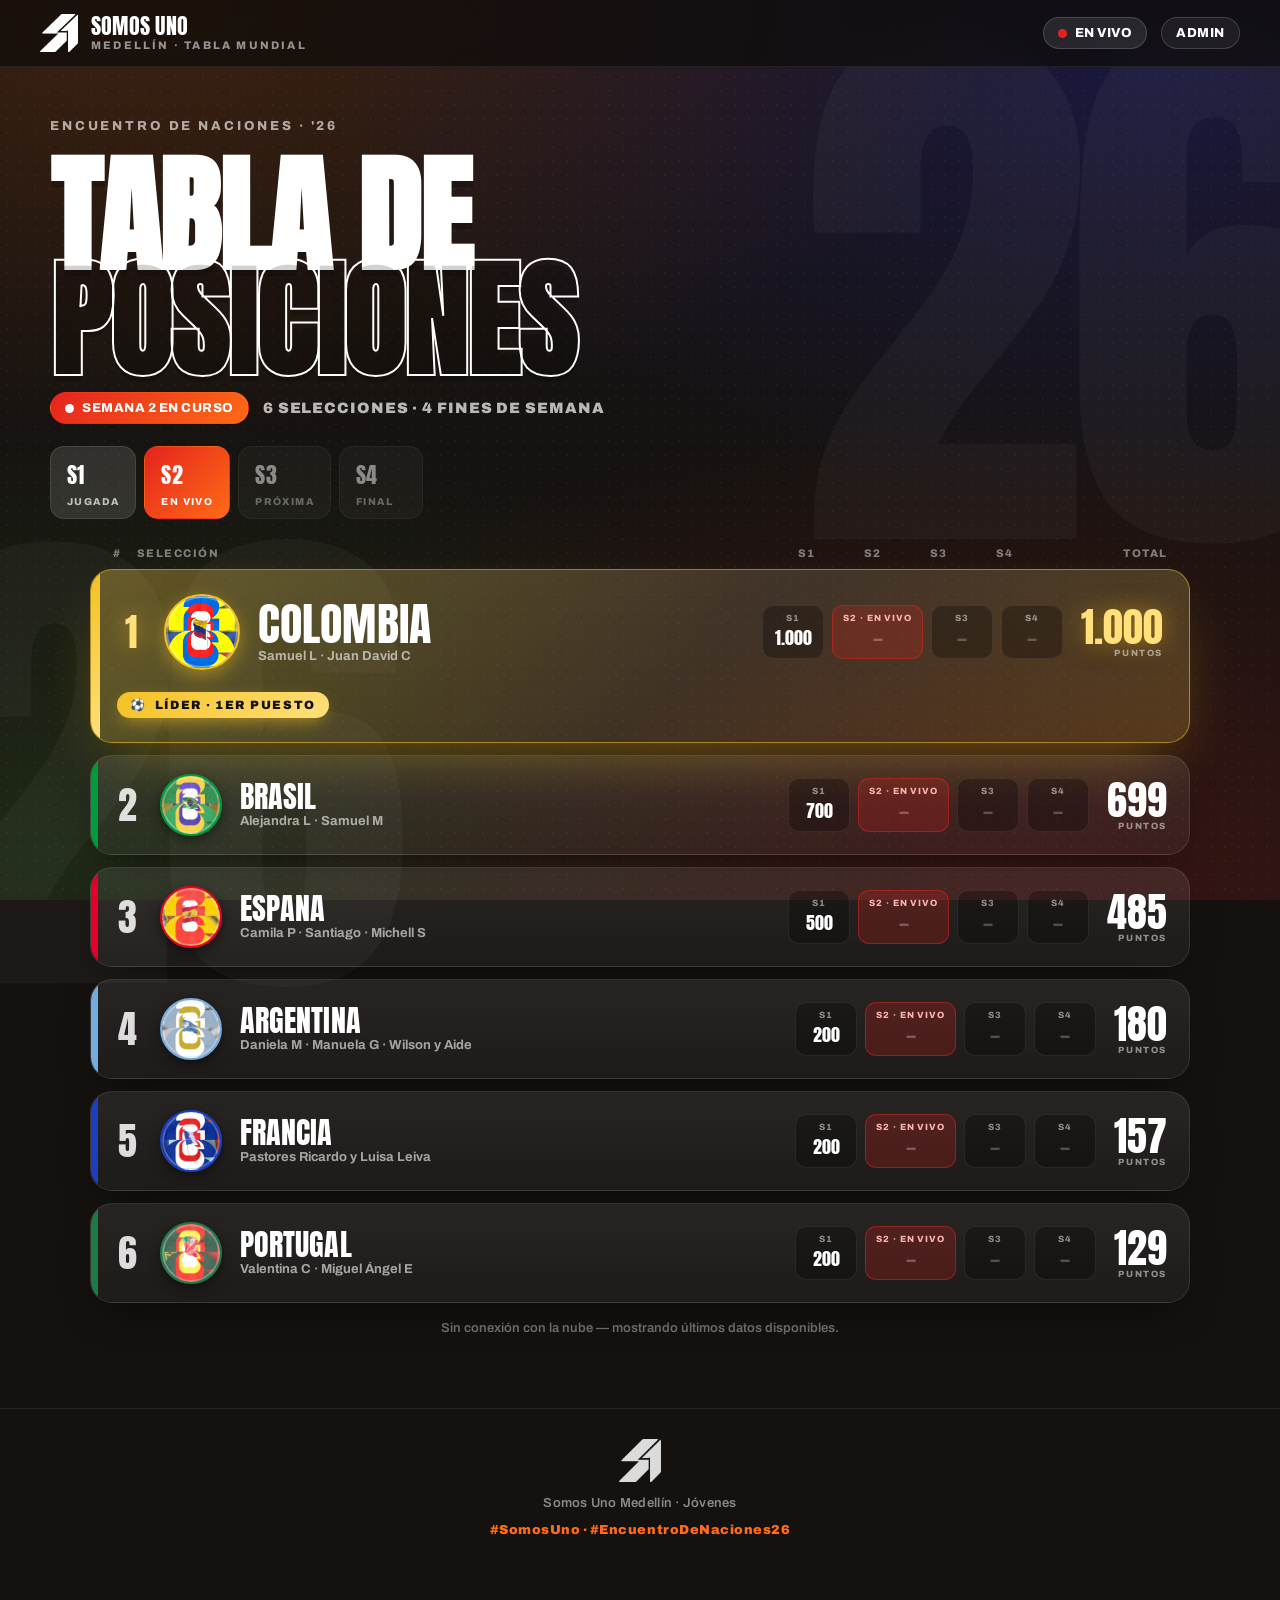
<file: index.html>
<!DOCTYPE html>
<html lang="es">
<head>
<meta charset="UTF-8">
<meta name="viewport" content="width=device-width, initial-scale=1, viewport-fit=cover">
<title>Tabla Mundial · Somos Uno Medellín</title>
<meta name="theme-color" content="#14110F">
<link rel="stylesheet" href="css/base.css">
<link rel="stylesheet" href="css/standings.css">
</head>
<body>

<div class="bg-stage"></div>
<div class="deco-26" style="top:6%; right:-4%; font-size:46vw;">26</div>
<div class="deco-26" style="bottom:-8%; left:-6%; font-size:40vw;">26</div>

<!-- ================= HEADER ================= -->
<header class="site-header">
  <a class="brand" href="index.html">
    <img class="brand__logo" src="assets/logo-somos-uno.png" alt="Somos Uno">
    <span class="brand__txt">
      <span class="brand__name">Somos Uno</span>
      <span class="brand__sub">Medellín · Tabla Mundial</span>
    </span>
  </a>
  <span class="header-spacer"></span>
  <span class="pill"><span class="live-dot"></span> En vivo</span>
  <a class="pill" href="admin.html" style="background:rgba(255,255,255,.06)">Admin</a>
</header>

<main>
  <!-- ================= HERO ================= -->
  <section class="wrap hero">
    <span class="eyebrow">Encuentro de Naciones · '26</span>
    <h1 class="hero__title">Tabla de<br><span class="accent">Posiciones</span></h1>
    <div class="hero__sub">
      <span class="pill" id="liveWeekPill" style="background:linear-gradient(135deg,var(--c-red),var(--c-orange));border-color:transparent">
        <span class="live-dot" style="background:#fff;box-shadow:none"></span> Semana 2 en curso
      </span>
      <span class="hero__tag">6 selecciones · 4 fines de semana</span>
    </div>

    <div class="weeks-strip">
      <div class="weeks-strip__item is-done">
        <span class="weeks-strip__k">S1</span><span class="weeks-strip__s">Jugada</span>
      </div>
      <div class="weeks-strip__item is-live">
        <span class="weeks-strip__k">S2</span><span class="weeks-strip__s">En vivo</span>
      </div>
      <div class="weeks-strip__item is-upcoming">
        <span class="weeks-strip__k">S3</span><span class="weeks-strip__s">Próxima</span>
      </div>
      <div class="weeks-strip__item is-upcoming">
        <span class="weeks-strip__k">S4</span><span class="weeks-strip__s">Final</span>
      </div>
    </div>
  </section>

  <!-- ================= BOARD ================= -->
  <section class="wrap board">
    <div class="board-head">
      <span style="width:1.5ch;text-align:center">#</span>
      <span style="flex:1">Selección</span>
      <span class="board-head__weeks"><span>S1</span><span>S2</span><span>S3</span><span>S4</span></span>
      <span class="board-head__total">Total</span>
    </div>
    <div id="board"><!-- filas inyectadas por standings.js --></div>

    <p id="boardNote" style="text-align:center;color:rgba(255,255,255,.4);font-size:13px;font-weight:600;margin-top:18px">
      Toca una selección para ver su póster y estadísticas · La tabla se actualiza sola cada 30 segundos
    </p>
  </section>
</main>

<!-- ================= FOOTER ================= -->
<footer class="site-footer">
  <div class="wrap">
    <img src="assets/logo-somos-uno.png" alt="Somos Uno">
    <p>Somos Uno Medellín · Jóvenes</p>
    <p class="hash">#SomosUno · #EncuentroDeNaciones26</p>
  </div>
</footer>

<!-- ================= MODAL DETALLE ================= -->
<div class="modal" id="modal" aria-hidden="true">
  <div class="modal__card">
    <button class="modal__close" aria-label="Cerrar">✕</button>
    <img class="modal__poster" alt="">
    <div class="modal__body">
      <div class="modal__country"></div>
      <div class="modal__group"></div>
      <div class="modal__stats"></div>
    </div>
  </div>
</div>

<script src="js/config.js"></script>
<script src="js/data.js"></script>
<script src="js/standings.js"></script>
</body>
</html>
</file>
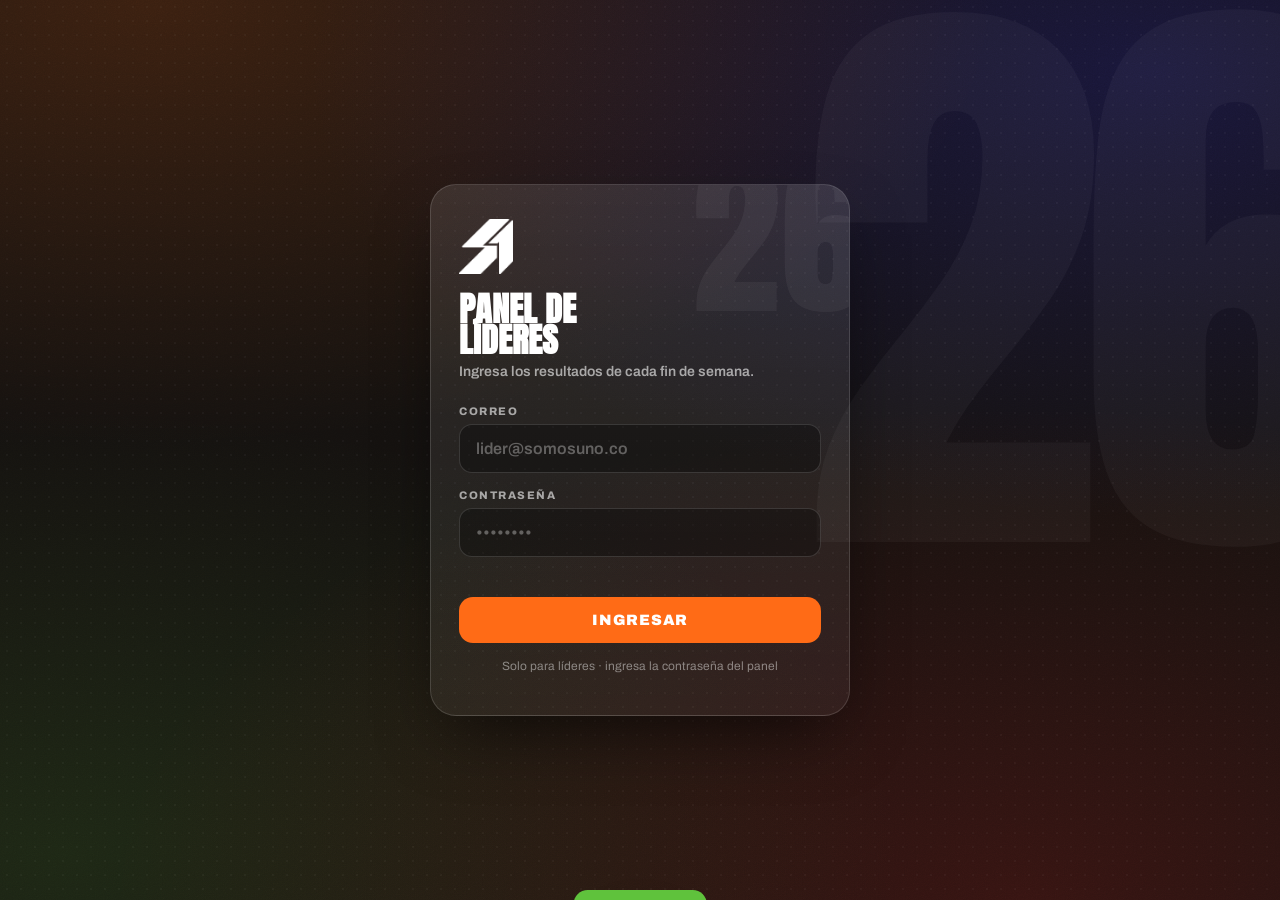
<file: admin.html>
<!DOCTYPE html>
<html lang="es">
<head>
<meta charset="UTF-8">
<meta name="viewport" content="width=device-width, initial-scale=1, viewport-fit=cover">
<title>Panel de Líderes · Somos Uno Medellín</title>
<meta name="theme-color" content="#14110F">
<link rel="stylesheet" href="css/base.css">
<link rel="stylesheet" href="css/admin.css">
</head>
<body>

<div class="bg-stage"></div>
<div class="deco-26" style="top:4%; right:-6%; font-size:48vw;">26</div>

<!-- ================= LOGIN ================= -->
<section class="login" id="login">
  <form class="login__card" id="loginForm" novalidate>
    <img class="login__logo" src="assets/logo-somos-uno.png" alt="Somos Uno">
    <h1 class="login__title">Panel de<br>Líderes</h1>
    <p class="login__sub">Ingresa los resultados de cada fin de semana.</p>

    <div class="field">
      <label for="email">Correo</label>
      <input type="email" id="email" placeholder="lider@somosuno.co" autocomplete="username">
    </div>
    <div class="field">
      <label for="pass">Contraseña</label>
      <input type="password" id="pass" placeholder="••••••••" autocomplete="current-password">
    </div>
    <p class="login__err" id="loginErr"></p>
    <button type="submit" class="btn btn--accent btn--block">Ingresar</button>
    <p class="login__hint">Solo para líderes · ingresa la contraseña del panel</p>
  </form>
</section>

<!-- ================= DASHBOARD ================= -->
<section class="dash" id="dash">
  <header class="site-header">
    <a class="brand" href="index.html">
      <img class="brand__logo" src="assets/logo-somos-uno.png" alt="Somos Uno">
      <span class="brand__txt">
        <span class="brand__name">Somos Uno</span>
        <span class="brand__sub">Panel de líderes</span>
      </span>
    </a>
    <span class="header-spacer"></span>
    <a class="pill" href="index.html" style="background:rgba(255,255,255,.06)">Ver tabla ↗</a>
  </header>

  <div class="wrap">
    <div class="dash__intro">
      <h1 id="weekTitle">Resultados · Semana 2</h1>
      <p>Elige la semana, ordena las selecciones según el juego de tarima y marca quién gana la participación.</p>
    </div>

    <!-- tabs -->
    <div class="wtabs" id="wtabs"><!-- inyectado --></div>

    <!-- paso 1: orden -->
    <div class="section-label">
      <span class="num">1</span> Orden del juego de tarima
      <span class="hint">— arrastra ⠿ o usa ▲▼ (1° = 1000 · 2° = 700 · 3° = 500 · resto = 200)</span>
    </div>
    <label class="mode-toggle" for="customToggle">
      <input type="checkbox" id="customToggle">
      <span class="mode-toggle__sw"></span>
      <span class="mode-toggle__txt">
        <b>Puntos personalizados</b>
        <small>Actívalo para semanas especiales: escribe los puntos a mano (permite empates y repartos distintos)</small>
      </span>
    </label>
    <ol class="order-list" id="orderList"><!-- inyectado --></ol>

    <!-- paso 2: participación -->
    <div class="section-label">
      <span class="num">2</span> Bono de participación
      <span class="hint">— +500 pts a la selección elegida esta semana</span>
    </div>
    <div class="part-grid" id="partGrid"><!-- inyectado --></div>

    <!-- guardar -->
    <div class="save-bar">
      <button class="btn btn--accent" id="saveBtn">💾 Guardar semana</button>
      <button class="btn btn--ghost" id="resetBtn">↻ Recargar nube</button>
      <span class="total-note">Los cambios se guardan en Google Sheets y aparecen en la tabla pública en ~30s.</span>
    </div>
  </div>
</section>

<div class="toast" id="toast"><span>Guardado</span></div>

<script src="js/config.js"></script>
<script src="js/data.js"></script>
<script src="js/admin.js"></script>
</body>
</html>
</file>
<file: css/base.css>
/* =====================================================================
   SOMOS UNO · TABLA MUNDIAL — Base / Design tokens
   Identidad: Encuentro de Naciones '26 · estética Mundial 2026
   ===================================================================== */

@import url('https://fonts.googleapis.com/css2?family=Anton&family=Archivo:ital,wght@0,400;0,500;0,600;0,700;0,800;0,900;1,800&display=swap');

:root{
  /* ---- Paleta de marca (multicolor Mundial 26) ---- */
  --c-orange:   #FF6B16;
  --c-red:      #E4231E;
  --c-blue:     #2B2BE0;     /* azul eléctrico / royal */
  --c-sky:      #5FB4EF;
  --c-green:    #5FC23C;
  --c-purple:   #8A6BF0;
  --c-lav:      #A99BF2;
  --c-gold:     #F4C022;
  --c-gold-2:   #FFE07A;

  /* ---- Neutros (cálidos, casi negro/blanco) ---- */
  --ink:        #14110F;
  --ink-soft:   #2A2520;
  --paper:      #F6F1E9;
  --paper-2:    #ECE3D6;
  --white:      #FFFFFF;

  /* ---- Tipografía ---- */
  --font-display: 'Anton', 'Arial Narrow', sans-serif;
  --font-ui: 'Archivo', system-ui, sans-serif;

  /* ---- Capas ---- */
  --shadow-card: 0 18px 40px -18px rgba(0,0,0,.55);
  --shadow-pop:  0 28px 70px -22px rgba(0,0,0,.7);
  --radius: 22px;
  --radius-sm: 14px;
  --maxw: 1180px;
}

*{ box-sizing:border-box; }

html{ -webkit-text-size-adjust:100%; }

body{
  margin:0;
  font-family:var(--font-ui);
  color:var(--white);
  background:var(--ink);
  -webkit-font-smoothing:antialiased;
  text-rendering:optimizeLegibility;
  overflow-x:hidden;
}

/* fondo global: bloques de color + halftone + grano sutil */
.bg-stage{
  position:fixed; inset:0; z-index:-2;
  background:
    radial-gradient(120% 90% at 12% 0%, rgba(255,107,22,.16), transparent 55%),
    radial-gradient(120% 90% at 90% 8%, rgba(43,43,224,.20), transparent 55%),
    radial-gradient(130% 100% at 80% 100%, rgba(228,35,30,.16), transparent 55%),
    radial-gradient(120% 90% at 5% 95%, rgba(95,194,60,.12), transparent 55%),
    var(--ink);
}
.bg-stage::before{ /* halftone */
  content:""; position:absolute; inset:0;
  background-image:radial-gradient(rgba(255,255,255,.06) 1px, transparent 1.4px);
  background-size:14px 14px;
  opacity:.5;
  mix-blend-mode:screen;
}
.bg-stage::after{ /* grano */
  content:""; position:absolute; inset:0; opacity:.5;
  background-image:url("data:image/svg+xml,%3Csvg xmlns='http://www.w3.org/2000/svg' width='160' height='160'%3E%3Cfilter id='n'%3E%3CfeTurbulence type='fractalNoise' baseFrequency='.9' numOctaves='2' stitchTiles='stitch'/%3E%3CfeColorMatrix type='saturate' values='0'/%3E%3C/filter%3E%3Crect width='100%25' height='100%25' filter='url(%23n)' opacity='.5'/%3E%3C/svg%3E");
  mix-blend-mode:overlay;
}

/* numerales gigantes decorativos "26" flotando */
.deco-26{
  position:fixed; z-index:-1; pointer-events:none;
  font-family:var(--font-display);
  color:rgba(255,255,255,.035);
  line-height:.8; letter-spacing:-.04em;
  user-select:none;
}

img{ display:block; max-width:100%; }
button{ font-family:inherit; cursor:pointer; }
a{ color:inherit; text-decoration:none; }

.wrap{ width:100%; max-width:var(--maxw); margin-inline:auto; padding-inline:clamp(16px,4vw,40px); }

/* ---------- Marca de agua / eyebrow ---------- */
.eyebrow{
  font-family:var(--font-ui);
  font-weight:800;
  text-transform:uppercase;
  letter-spacing:.22em;
  font-size:clamp(11px,1.4vw,13px);
  color:rgba(255,255,255,.62);
}

/* ---------- Header compartido ---------- */
.site-header{
  position:sticky; top:0; z-index:50;
  display:flex; align-items:center; gap:14px;
  padding:14px clamp(16px,4vw,40px);
  background:rgba(15,12,10,.72);
  backdrop-filter:blur(14px);
  border-bottom:1px solid rgba(255,255,255,.08);
}
.brand{
  display:flex; align-items:center; gap:13px; min-width:0;
}
.brand__logo{ width:38px; height:38px; flex:none; }
.brand__txt{ display:flex; flex-direction:column; line-height:1; min-width:0; }
.brand__name{
  font-family:var(--font-display);
  font-size:clamp(17px,2.4vw,22px);
  letter-spacing:.01em;
  text-transform:uppercase;
}
.brand__sub{
  font-size:clamp(9px,1.3vw,11px); font-weight:800;
  letter-spacing:.2em; text-transform:uppercase;
  color:rgba(255,255,255,.55); margin-top:3px;
}
.header-spacer{ flex:1; }

/* pill genérico */
.pill{
  display:inline-flex; align-items:center; gap:8px;
  padding:8px 14px; border-radius:999px;
  font-weight:800; font-size:13px; letter-spacing:.04em;
  text-transform:uppercase;
  background:rgba(255,255,255,.1);
  border:1px solid rgba(255,255,255,.16);
}
.live-dot{
  width:9px; height:9px; border-radius:50%;
  background:var(--c-red);
  box-shadow:0 0 0 0 rgba(228,35,30,.7);
  animation:livePulse 1.6s infinite;
}
@keyframes livePulse{
  0%{ box-shadow:0 0 0 0 rgba(228,35,30,.7);}
  70%{ box-shadow:0 0 0 10px rgba(228,35,30,0);}
  100%{ box-shadow:0 0 0 0 rgba(228,35,30,0);}
}

/* botón marca */
.btn{
  display:inline-flex; align-items:center; justify-content:center; gap:9px;
  border:none; border-radius:14px;
  font-family:var(--font-ui); font-weight:900;
  text-transform:uppercase; letter-spacing:.05em;
  padding:15px 22px; font-size:15px;
  color:var(--ink); background:var(--white);
  transition:transform .15s ease, box-shadow .2s ease, filter .2s ease;
}
.btn:hover{ transform:translateY(-2px); box-shadow:0 14px 30px -12px rgba(0,0,0,.6); }
.btn:active{ transform:translateY(0); }
.btn--accent{ background:var(--c-orange); color:#fff; }
.btn--block{ width:100%; }
.btn--ghost{
  background:transparent; color:#fff;
  border:1.5px solid rgba(255,255,255,.3);
}

.sr-only{ position:absolute; width:1px;height:1px;overflow:hidden;clip:rect(0,0,0,0); }

@media (prefers-reduced-motion: reduce){
  *{ animation-duration:.001ms !important; animation-iteration-count:1 !important; transition-duration:.001ms !important; }
}
</file>
<file: css/standings.css>
/* =====================================================================
   SOMOS UNO · TABLA MUNDIAL — Página pública (standings)
   ===================================================================== */

/* ---------- HERO / estado de la jornada ---------- */
.hero{
  position:relative;
  padding:clamp(26px,5vw,52px) 0 clamp(18px,3vw,28px);
}
.hero .eyebrow{
  display:block;
  margin-bottom:16px;
}
.hero__title{
  font-family:var(--font-display);
  font-size:clamp(46px,12vw,128px);
  line-height:.82; letter-spacing:-.01em;
  text-transform:uppercase; margin:0;
  padding-top:.12em;
  text-shadow:0 6px 0 rgba(0,0,0,.18);
}
.hero__title .accent{
  -webkit-text-stroke:2px var(--white); color:transparent;
}
.hero__sub{
  display:flex; flex-wrap:wrap; align-items:center; gap:10px 14px;
  margin-top:18px;
}
.hero__tag{
  font-weight:900; text-transform:uppercase; letter-spacing:.06em;
  font-size:clamp(12px,1.6vw,15px);
  color:rgba(255,255,255,.7);
}

/* progreso de semanas */
.weeks-strip{
  display:flex; gap:8px; margin-top:22px; flex-wrap:wrap;
}
.weeks-strip__item{
  position:relative;
  display:flex; flex-direction:column; gap:5px;
  padding:11px 16px; border-radius:14px; min-width:84px;
  background:rgba(255,255,255,.07);
  border:1px solid rgba(255,255,255,.1);
}
.weeks-strip__item.is-done{ background:rgba(255,255,255,.12); }
.weeks-strip__item.is-live{
  background:linear-gradient(135deg, var(--c-red), var(--c-orange));
  border-color:transparent;
}
.weeks-strip__k{
  font-family:var(--font-display); font-size:22px; letter-spacing:.02em;
}
.weeks-strip__s{
  font-size:10px; font-weight:800; letter-spacing:.14em; text-transform:uppercase;
  color:rgba(255,255,255,.7);
}
.weeks-strip__item.is-live .weeks-strip__s{ color:rgba(255,255,255,.95); }
.weeks-strip__item.is-upcoming{ opacity:.5; }

/* ---------- TABLA / BOARD ---------- */
.board{ padding-bottom:60px; }

.board-head{
  display:none;
  align-items:center; gap:14px;
  padding:0 22px 10px;
  font-size:11px; font-weight:800; letter-spacing:.14em; text-transform:uppercase;
  color:rgba(255,255,255,.45);
}
.board-head__weeks{ display:flex; gap:8px; }
.board-head__weeks span{ width:58px; text-align:center; }
.board-head__total{ width:120px; text-align:right; }

/* fila de equipo */
.row{
  position:relative;
  display:grid;
  grid-template-columns:auto auto 1fr auto;
  grid-template-areas:
    "rank flag name total"
    "weeks weeks weeks weeks";
  align-items:center;
  gap:10px 14px;
  padding:16px 18px;
  margin-bottom:12px;
  border-radius:var(--radius);
  background:linear-gradient(180deg, rgba(255,255,255,.085), rgba(255,255,255,.045));
  border:1px solid rgba(255,255,255,.1);
  box-shadow:var(--shadow-card);
  overflow:hidden;
  cursor:pointer;
  transition:transform .18s ease, border-color .2s ease, background .2s ease;
  opacity:0; transform:translateY(16px);
}
.row.in{ opacity:1; transform:none; }
.row:hover{ transform:translateY(-3px); border-color:rgba(255,255,255,.28); }
/* franja de color del equipo */
.row::before{
  content:""; position:absolute; left:0; top:0; bottom:0; width:7px;
  background:var(--team-a);
}
.row__rank{
  grid-area:rank;
  font-family:var(--font-display);
  font-size:clamp(26px,5vw,38px); line-height:1;
  width:1.5ch; text-align:center; color:rgba(255,255,255,.85);
}
.row__flag{
  grid-area:flag;
  width:clamp(48px,11vw,62px); height:clamp(48px,11vw,62px);
  border-radius:50%;
  background-size:170%; background-position:center;
  border:2.5px solid var(--team-a);
  box-shadow:0 4px 12px rgba(0,0,0,.45), inset 0 0 0 2px rgba(255,255,255,.25);
  flex:none;
}
.row__name{ grid-area:name; min-width:0; }
.row__country{
  font-family:var(--font-display);
  font-size:clamp(22px,5vw,30px); line-height:.95;
  text-transform:uppercase; letter-spacing:.005em;
  white-space:nowrap; overflow:hidden; text-overflow:ellipsis;
}
.row__group{
  font-size:clamp(11px,2.6vw,13px); font-weight:700;
  color:rgba(255,255,255,.6); margin-top:3px;
  white-space:nowrap; overflow:hidden; text-overflow:ellipsis;
}
.row__total{
  grid-area:total; text-align:right; line-height:1;
}
.row__pts{
  font-family:var(--font-display);
  font-size:clamp(26px,6vw,40px);
  font-variant-numeric:tabular-nums;
}
.row__pts-l{
  display:block; font-size:9px; font-weight:800; letter-spacing:.18em;
  text-transform:uppercase; color:rgba(255,255,255,.5); margin-top:2px;
}

/* chips de semanas */
.row__weeks{ grid-area:weeks; display:flex; gap:7px; flex-wrap:wrap; }
.wk{
  display:flex; flex-direction:column; align-items:center; gap:1px;
  min-width:52px; padding:6px 8px; border-radius:11px;
  background:rgba(0,0,0,.28);
  border:1px solid rgba(255,255,255,.08);
}
.wk__k{ font-size:9px; font-weight:800; letter-spacing:.1em; color:rgba(255,255,255,.5); }
.wk__v{ font-family:var(--font-display); font-size:16px; font-variant-numeric:tabular-nums; }
.wk__v.zero{ color:rgba(255,255,255,.28); }
.wk--live{ background:rgba(228,35,30,.22); border-color:rgba(228,35,30,.5); }
.wk--live .wk__k{ color:#ffb3b0; }
.wk--upcoming .wk__v{ color:rgba(255,255,255,.25); }
/* badge bono participación */
.wk__bonus{
  margin-top:2px; font-size:8px; font-weight:900; letter-spacing:.04em;
  color:var(--ink); background:var(--c-gold);
  padding:1px 5px; border-radius:6px;
}

/* ---------- LÍDER ---------- */
.row--leader{
  grid-template-areas:
    "tag tag tag tag"
    "rank flag name total"
    "weeks weeks weeks weeks";
  padding:20px;
  background:
    linear-gradient(140deg, rgba(244,192,34,.28), rgba(255,224,122,.08) 55%, rgba(244,192,34,.18)),
    linear-gradient(180deg, rgba(255,255,255,.08), rgba(255,255,255,.04));
  border:1.5px solid rgba(244,192,34,.55);
  box-shadow:0 26px 60px -22px rgba(244,192,34,.45), var(--shadow-card);
}
.row--leader::before{ width:9px; background:linear-gradient(var(--c-gold), var(--c-gold-2)); }
/* brillo que recorre */
.row--leader::after{
  content:""; position:absolute; inset:0; pointer-events:none;
  background:linear-gradient(105deg, transparent 35%, rgba(255,255,255,.45) 50%, transparent 65%);
  transform:translateX(-120%);
  animation:shimmer 4.5s ease-in-out 1.2s infinite;
}
@keyframes shimmer{
  0%{ transform:translateX(-120%);}
  55%,100%{ transform:translateX(120%);}
}
.row--leader .row__rank{ color:var(--c-gold-2); text-shadow:0 0 22px rgba(244,192,34,.6); }
.row--leader .row__pts{ color:var(--c-gold-2); text-shadow:0 0 24px rgba(244,192,34,.5); }
.row--leader .row__country{ font-size:clamp(26px,7vw,46px); }
.row--leader .row__flag{
  width:clamp(58px,13vw,76px); height:clamp(58px,13vw,76px);
  border-color:var(--c-gold);
  box-shadow:0 6px 18px rgba(244,192,34,.45), inset 0 0 0 2px rgba(255,255,255,.3);
}

.leader-tag{
  grid-area:tag;
  display:inline-flex; align-items:center; gap:8px; align-self:start;
  width:max-content;
  font-weight:900; text-transform:uppercase; letter-spacing:.14em;
  font-size:12px; padding:6px 13px; border-radius:999px;
  color:var(--ink); background:linear-gradient(135deg,var(--c-gold),var(--c-gold-2));
  box-shadow:0 6px 18px -6px rgba(244,192,34,.8);
}
.leader-tag .ball{ animation:spin 6s linear infinite; }
@keyframes spin{ to{ transform:rotate(360deg);} }

/* pulso dorado del líder */
.row--leader{ animation:leaderPulse 3.4s ease-in-out infinite; }
@keyframes leaderPulse{
  0%,100%{ box-shadow:0 26px 60px -22px rgba(244,192,34,.4), 0 0 0 0 rgba(244,192,34,.0); }
  50%{ box-shadow:0 26px 64px -20px rgba(244,192,34,.6), 0 0 0 4px rgba(244,192,34,.16); }
}

/* ---------- skeleton de carga ---------- */
.row--skeleton{ opacity:1; transform:none; cursor:default; pointer-events:none; }
.row--skeleton::before{ background:rgba(255,255,255,.12); }
.sk{
  display:inline-block; border-radius:8px;
  background:linear-gradient(90deg, rgba(255,255,255,.06) 25%, rgba(255,255,255,.16) 50%, rgba(255,255,255,.06) 75%);
  background-size:200% 100%;
  animation:sk-shine 1.3s ease-in-out infinite;
}
@keyframes sk-shine{ 0%{ background-position:200% 0; } 100%{ background-position:-200% 0; } }
.sk--rank{ width:1.4ch; height:30px; border-radius:6px; }
.sk--flag{ border-radius:50%; background-color:rgba(255,255,255,.08); }
.sk--line{ height:18px; display:block; }
.sk--wk{ width:52px; height:38px; border-radius:11px; }
.sk--total{ width:90px; height:34px; display:inline-block; }
@media (min-width:760px){ .sk--wk{ width:58px; } }

/* ---------- detalle (poster) expandible ---------- */
.row__detail{ display:none; }

.modal{
  position:fixed; inset:0; z-index:100; display:none;
  align-items:center; justify-content:center; padding:18px;
  background:rgba(8,6,5,.78); backdrop-filter:blur(6px);
}
.modal.open{ display:flex; }
.modal__card{
  position:relative; width:min(760px,100%);
  border-radius:20px; overflow:hidden;
  background:var(--ink-soft); box-shadow:var(--shadow-pop);
  animation:pop .35s cubic-bezier(.2,.9,.3,1.3);
}
@keyframes pop{ from{ transform:scale(.92); opacity:0; } to{ transform:none; opacity:1; } }
.modal__poster{ width:100%; aspect-ratio:16/9; object-fit:cover; }
.modal__body{ padding:20px 22px 24px; }
.modal__country{ font-family:var(--font-display); font-size:clamp(30px,7vw,52px); text-transform:uppercase; line-height:.9; }
.modal__group{ color:rgba(255,255,255,.65); font-weight:700; margin-top:6px; }
.modal__stats{ display:flex; gap:10px; flex-wrap:wrap; margin-top:18px; }
.modal__stat{ flex:1 1 120px; background:rgba(255,255,255,.07); border-radius:14px; padding:12px 14px; }
.modal__stat b{ display:block; font-family:var(--font-display); font-size:26px; }
.modal__stat span{ font-size:10px; font-weight:800; letter-spacing:.14em; text-transform:uppercase; color:rgba(255,255,255,.55); }
.modal__close{
  position:absolute; top:12px; right:12px; z-index:2;
  width:40px; height:40px; border-radius:50%; border:none;
  background:rgba(0,0,0,.5); color:#fff; font-size:20px; font-weight:700;
  display:grid; place-items:center;
}

/* ---------- footer ---------- */
.site-footer{
  border-top:1px solid rgba(255,255,255,.08);
  padding:30px 0 50px; text-align:center;
}
.site-footer img{ width:42px; margin:0 auto 14px; opacity:.85; }
.site-footer p{ color:rgba(255,255,255,.5); font-size:13px; font-weight:600; letter-spacing:.02em; }
.site-footer .hash{ color:var(--c-orange); font-weight:900; letter-spacing:.04em; margin-top:6px; }

/* ---------- responsive: pantalla grande / proyector ---------- */
@media (min-width:760px){
  .board-head{ display:flex; }
  .row{
    grid-template-columns:auto auto 1fr auto auto;
    grid-template-areas:"rank flag name weeks total";
    gap:18px; padding:18px 22px;
  }
  .row--leader{
    grid-template-areas:
      "rank flag name weeks total"
      "tag  tag  tag  tag   tag";
    padding:24px 26px;
  }
  .leader-tag{ margin-top:4px; }
  .row__weeks{ flex-wrap:nowrap; }
  .wk{ min-width:58px; }
}
@media (min-width:1100px){
  .row__weeks{ gap:8px; }
  .wk{ min-width:62px; padding:7px 10px; }
  .wk__v{ font-size:18px; }
}
</file>
<file: css/admin.css>
/* =====================================================================
   SOMOS UNO · TABLA MUNDIAL — Panel admin (líderes)
   ===================================================================== */

/* ---------- LOGIN ---------- */
.login{
  min-height:100dvh; display:grid; place-items:center; padding:24px;
}
.login__card{
  width:min(420px,100%);
  background:linear-gradient(180deg, rgba(255,255,255,.1), rgba(255,255,255,.05));
  border:1px solid rgba(255,255,255,.14);
  border-radius:26px; padding:34px 28px 30px;
  box-shadow:var(--shadow-pop);
  position:relative; overflow:hidden;
}
.login__card::before{
  content:"26"; position:absolute; top:-40px; right:-20px;
  font-family:var(--font-display); font-size:180px; line-height:1;
  color:rgba(255,255,255,.05);
}
.login__logo{ width:54px; margin-bottom:20px; }
.login__title{
  font-family:var(--font-display); font-size:34px; line-height:.9;
  text-transform:uppercase; margin:0;
}
.login__sub{ color:rgba(255,255,255,.6); font-weight:600; margin:8px 0 26px; font-size:14px; }

.field{ margin-bottom:16px; }
.field label{
  display:block; font-size:11px; font-weight:800; letter-spacing:.14em;
  text-transform:uppercase; color:rgba(255,255,255,.6); margin-bottom:7px;
}
.field input{
  width:100%; padding:15px 16px; border-radius:13px;
  background:rgba(0,0,0,.32); border:1.5px solid rgba(255,255,255,.14);
  color:#fff; font-family:inherit; font-size:16px; font-weight:600;
  transition:border-color .2s ease, background .2s ease;
}
.field input:focus{ outline:none; border-color:var(--c-orange); background:rgba(0,0,0,.5); }
.field input::placeholder{ color:rgba(255,255,255,.32); }

.login__hint{
  margin-top:16px; font-size:12px; color:rgba(255,255,255,.45); text-align:center;
}
.login__err{
  color:#ff8a85; font-size:13px; font-weight:700; margin:-6px 0 12px; min-height:18px;
}

/* ---------- DASHBOARD ---------- */
.dash{ display:none; }
.dash.show{ display:block; }
.login.hide{ display:none; }

.dash__intro{ padding:clamp(20px,4vw,34px) 0 8px; }
.dash__intro h1{
  font-family:var(--font-display); font-size:clamp(34px,8vw,64px);
  text-transform:uppercase; line-height:.85; margin:0;
}
.dash__intro p{ color:rgba(255,255,255,.6); font-weight:600; margin:10px 0 0; }

/* tabs de semana */
.wtabs{ display:flex; gap:8px; margin:22px 0 10px; flex-wrap:wrap; }
.wtab{
  flex:1 1 auto; min-width:72px;
  padding:13px 10px; border-radius:14px; border:1.5px solid rgba(255,255,255,.14);
  background:rgba(255,255,255,.05); color:#fff;
  font-family:var(--font-display); font-size:20px; letter-spacing:.02em;
  display:flex; flex-direction:column; align-items:center; gap:3px;
  transition:transform .15s ease, border-color .2s, background .2s;
}
.wtab small{ font-family:var(--font-ui); font-size:9px; font-weight:800; letter-spacing:.14em; text-transform:uppercase; color:rgba(255,255,255,.5); }
.wtab:hover{ transform:translateY(-2px); }
.wtab.active{ background:linear-gradient(135deg,var(--c-orange),var(--c-red)); border-color:transparent; }
.wtab.active small{ color:rgba(255,255,255,.9); }
.wtab.done{ border-color:rgba(95,194,60,.5); }
.wtab .check{ color:var(--c-green); }

/* panel de instrucciones */
.section-label{
  display:flex; align-items:center; gap:10px; margin:26px 0 12px;
  font-weight:900; text-transform:uppercase; letter-spacing:.08em; font-size:14px;
}
.section-label .num{
  width:26px; height:26px; border-radius:8px; flex:none;
  display:grid; place-items:center; font-family:var(--font-display); font-size:16px;
  background:var(--c-blue); color:#fff;
}
.section-label .hint{ font-weight:600; text-transform:none; letter-spacing:0; color:rgba(255,255,255,.5); font-size:13px; }

/* toggle de modo: puntos personalizados */
.mode-toggle{
  display:flex; align-items:center; gap:12px; cursor:pointer;
  padding:12px 14px; margin:0 0 12px; border-radius:14px;
  background:rgba(255,255,255,.05); border:1.5px solid rgba(255,255,255,.12);
  transition:border-color .2s, background .2s;
}
.mode-toggle:hover{ border-color:rgba(255,255,255,.28); }
.mode-toggle input{ display:none; }
.mode-toggle__sw{
  position:relative; flex:none; width:44px; height:26px; border-radius:999px;
  background:rgba(255,255,255,.18); transition:background .2s;
}
.mode-toggle__sw::after{
  content:""; position:absolute; top:3px; left:3px; width:20px; height:20px;
  border-radius:50%; background:#fff; transition:transform .2s;
}
.mode-toggle input:checked + .mode-toggle__sw{ background:var(--c-orange); }
.mode-toggle input:checked + .mode-toggle__sw::after{ transform:translateX(18px); }
.mode-toggle__txt b{ font-size:14px; font-weight:800; }
.mode-toggle__txt small{ display:block; font-size:11px; font-weight:600; color:rgba(255,255,255,.5); margin-top:2px; }

/* input de puntos personalizados dentro de cada fila */
.oitem__pts--edit{ display:flex; flex-direction:column; align-items:flex-end; gap:2px; }
.pts-input{
  width:78px; padding:6px 8px; border-radius:10px; text-align:right;
  background:rgba(0,0,0,.35); border:1.5px solid rgba(255,255,255,.18);
  color:#fff; font-family:var(--font-display); font-size:20px;
  font-variant-numeric:tabular-nums; -moz-appearance:textfield;
}
.pts-input:focus{ outline:none; border-color:var(--c-orange); background:rgba(0,0,0,.55); }
.pts-input::-webkit-outer-spin-button,
.pts-input::-webkit-inner-spin-button{ -webkit-appearance:none; margin:0; }

/* lista ordenable */
.order-list{ list-style:none; margin:0; padding:0; display:flex; flex-direction:column; gap:10px; }
.oitem{
  display:grid;
  grid-template-columns:auto auto 1fr auto auto;
  align-items:center; gap:12px;
  padding:12px 14px; border-radius:16px;
  background:linear-gradient(180deg, rgba(255,255,255,.08), rgba(255,255,255,.04));
  border:1px solid rgba(255,255,255,.12);
  position:relative; overflow:hidden;
  transition:transform .12s ease, box-shadow .2s, opacity .2s;
}
.oitem::before{ content:""; position:absolute; left:0; top:0; bottom:0; width:6px; background:var(--team-a); }
.oitem.dragging{ opacity:.5; box-shadow:var(--shadow-pop); }
.oitem.over{ transform:scale(1.01); box-shadow:0 0 0 2px var(--c-orange) inset; }
.oitem__pos{
  font-family:var(--font-display); font-size:30px; width:1.4ch; text-align:center;
  color:var(--c-gold-2);
}
.oitem__flag{
  width:42px; height:42px; border-radius:50%;
  background-size:170%; background-position:center;
  border:2px solid var(--team-a); flex:none;
}
.oitem__name{ min-width:0; }
.oitem__country{ font-family:var(--font-display); font-size:20px; text-transform:uppercase; line-height:1; }
.oitem__group{ font-size:11px; font-weight:700; color:rgba(255,255,255,.55); margin-top:2px; white-space:nowrap; overflow:hidden; text-overflow:ellipsis; }
.oitem__pts{
  font-family:var(--font-display); font-size:22px; color:#fff;
  font-variant-numeric:tabular-nums; min-width:64px; text-align:right;
}
.oitem__pts small{ display:block; font-family:var(--font-ui); font-size:8px; font-weight:800; letter-spacing:.12em; color:rgba(255,255,255,.45); }
.oitem__pts .bonus{ color:var(--c-gold); }

.oitem__moves{ display:flex; flex-direction:column; gap:3px; }
.mvbtn{
  width:30px; height:24px; border-radius:7px; border:none;
  background:rgba(255,255,255,.1); color:#fff; font-size:13px; line-height:1;
  display:grid; place-items:center;
}
.mvbtn:hover{ background:rgba(255,255,255,.22); }
.mvbtn:disabled{ opacity:.25; cursor:not-allowed; }
.drag-handle{ cursor:grab; color:rgba(255,255,255,.4); font-size:18px; padding:0 2px; }
.drag-handle:active{ cursor:grabbing; }

/* selector de participación */
.part-grid{ display:grid; grid-template-columns:repeat(auto-fit,minmax(140px,1fr)); gap:10px; }
.part-opt{
  display:flex; align-items:center; gap:10px;
  padding:12px 14px; border-radius:14px; cursor:pointer;
  background:rgba(255,255,255,.05); border:1.5px solid rgba(255,255,255,.12);
  transition:border-color .2s, background .2s;
}
.part-opt:hover{ border-color:rgba(255,255,255,.3); }
.part-opt.sel{ background:rgba(244,192,34,.16); border-color:var(--c-gold); }
.part-opt input{ display:none; }
.part-opt .pf{ width:30px; height:30px; border-radius:50%; background-size:170%; background-position:center; border:2px solid var(--team-a); flex:none; }
.part-opt .pn{ font-weight:800; font-size:14px; }
.part-opt .pp{ margin-left:auto; font-family:var(--font-display); font-size:15px; color:var(--c-gold); opacity:0; }
.part-opt.sel .pp{ opacity:1; }

/* barra guardar */
.save-bar{
  position:sticky; bottom:0; z-index:20;
  display:flex; gap:12px; align-items:center;
  padding:16px 0 22px; margin-top:24px;
  background:linear-gradient(0deg, var(--ink) 60%, transparent);
}
.save-bar .total-note{ font-size:13px; color:rgba(255,255,255,.55); font-weight:600; }

/* toast */
.toast{
  position:fixed; left:50%; bottom:28px; transform:translateX(-50%) translateY(140%);
  background:var(--c-green); color:#06320f; font-weight:900;
  padding:14px 22px; border-radius:14px; box-shadow:var(--shadow-pop);
  display:flex; align-items:center; gap:10px; z-index:200;
  transition:transform .4s cubic-bezier(.2,.9,.3,1.3); letter-spacing:.02em;
}
.toast.show{ transform:translateX(-50%) translateY(0); }

@media (min-width:760px){
  .oitem__country{ font-size:23px; }
  .oitem__pos{ font-size:34px; }
}
</file>
